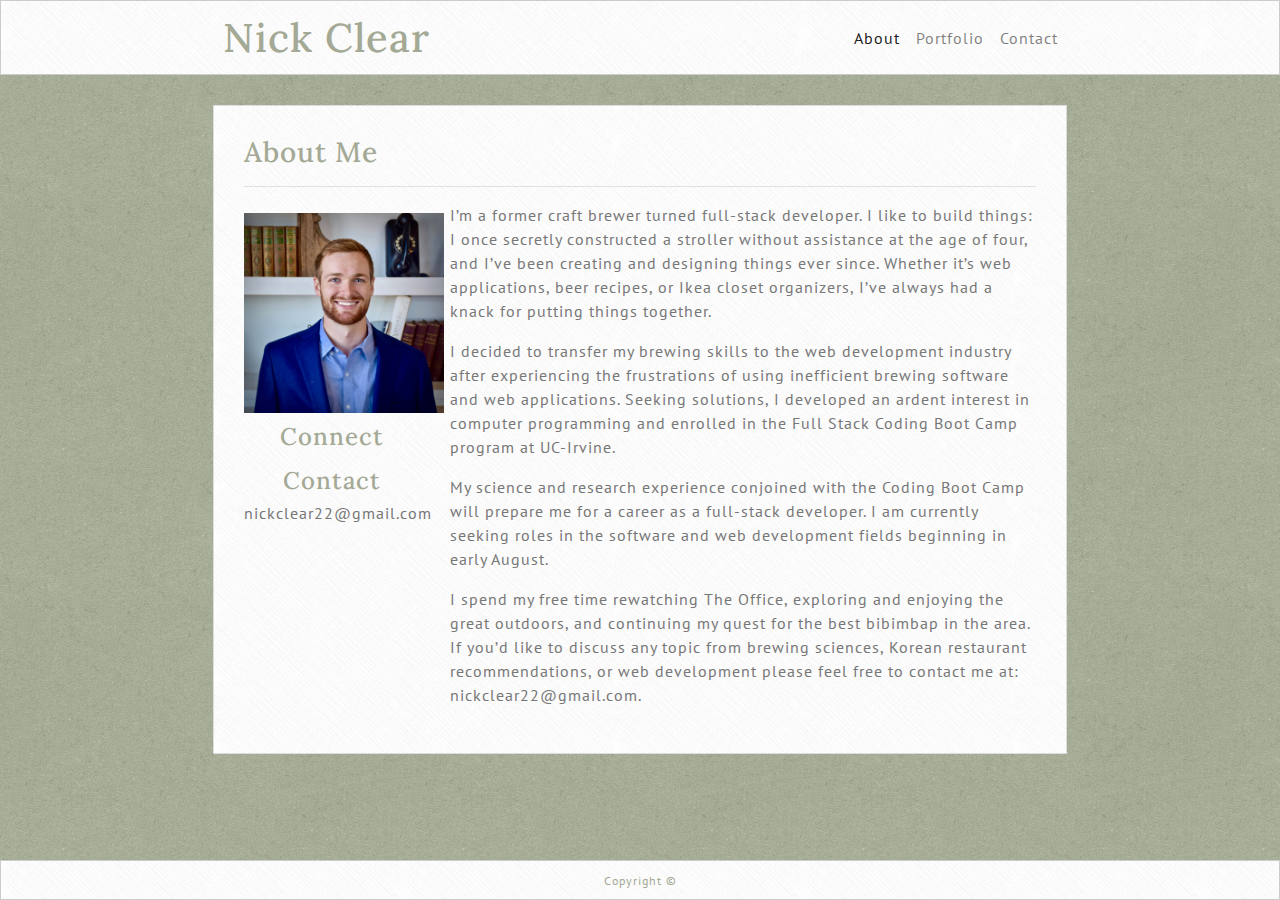
<file: index.html>
<!DOCTYPE html>
<html lang="en">
<head>
    <meta charset="UTF-8">
    <meta name="viewport" content="width=device-width, initial-scale=1.0">
    <meta http-equiv="X-UA-Compatible" content="ie=edge">
    <title>Nick Clear | Home</title>

    <link rel="stylesheet" href="assets/css/reset.css">
    <link rel="stylesheet" href="https://maxcdn.bootstrapcdn.com/bootstrap/4.0.0/css/bootstrap.min.css" integrity="sha384-Gn5384xqQ1aoWXA+058RXPxPg6fy4IWvTNh0E263XmFcJlSAwiGgFAW/dAiS6JXm" crossorigin="anonymous">
    <link rel="stylesheet" href="assets/css/style.css">
    <link href="https://fonts.googleapis.com/css?family=Lora|PT+Sans" rel="stylesheet">
    <link rel="stylesheet" href="https://use.fontawesome.com/releases/v5.0.12/css/all.css" integrity="sha384-G0fIWCsCzJIMAVNQPfjH08cyYaUtMwjJwqiRKxxE/rx96Uroj1BtIQ6MLJuheaO9" crossorigin="anonymous">
</head>
<body>
    <!-- NavBar -->
        <nav class="navbar navbar-expand-lg navbar-light bg-light">
            <a class="navbar-brand d-flex justify-content-start nav-logo" href="index.html"><h1>Nick Clear</h1></a>
            <button class="navbar-toggler" type="button" data-toggle="collapse" data-target="#navbarNavAltMarkup" aria-controls="navbarNavAltMarkup" aria-expanded="false" aria-label="Toggle navigation">
                <span class="navbar-toggler-icon"></span>
            </button>
            <div class="collapse navbar-collapse" id="navbarNavAltMarkup">
                <div class="navbar-nav d-flex justify-content-end nav-links">
                    <a class="nav-item nav-link active" href="index.html">About<span class="sr-only">(current)</span></a>
                    <a class="nav-item nav-link" href="portfolio.html">Portfolio</a>
                    <a class="nav-item nav-link" href="contact.html">Contact</a>
                </div>
            </div>
        </nav>

    <!-- Grid -->
        <div class="container">
            <div class="row 1">
                <div class="col-lg-12">
                    <h3>About Me</h3>
                    <hr>
                </div>
            </div>
            <div class="row 2">
                <div class="col-lg-3">
                    <div class="row">
                        <div class="col-lg-12">
                            <img class="headshot-img" src="assets/images/nick_clear_headshot_portfolio.jpg" alt="Nick Clear Headshot">
                        </div>
                    </div>
                    <div class="row">
                        <div class="col-lg-12 social-col">
                            <div class="row">
                                <div class="col-lg-12">
                                    <h4>Connect</h4>
                                </div>
                            </div>
                            <div class="row">
                                <div class="col-lg-4 social-icons">
                                    <a href="https://www.linkedin.com/in/nickclear/" target="_blank">
                                        <i class="fab fa-linkedin-in fa-3x"></i>
                                    </a>
                                </div>
                                <div class="col-lg-4">
                                    <a href="https://github.com/nmclear" target="_blank">
                                        <i class="fab fa-github fa-3x"></i>
                                    </a>
                                </div>
                                <div class="col-lg-4">
                                    <a href="http://www.twitter.com/NickClear" target="_blank">
                                        <i class="fab fa-twitter fa-3x"></i>
                                    </a>
                                </div>
                            </div>
                        </div>
                    </div>
                    <div class="row">
                        <div class="col-lg-12 email-icon">
                            <h4>Contact</h4>
                            <a href="mailto:nickclear22@gmail.com">
                                <div class="info-text">nickclear22@gmail.com</div>
                            </a>
                        </div>
                    </div>
                </div>
                <div class="col-lg-9">
                    <div class="row">
                        <div class="col-lg-12">
                            <p>I’m a former craft brewer turned full-stack developer. I like to build things: I once secretly constructed a stroller without assistance at the age of four, and I’ve been creating and designing things ever since. Whether it’s web applications, beer recipes, or Ikea closet organizers, I’ve always had a knack for putting things together.</p>
                            <p>I decided to transfer my brewing skills to the web development industry after experiencing the frustrations of using inefficient brewing software and web applications. Seeking solutions, I developed an ardent interest in computer programming and enrolled in the Full Stack Coding Boot Camp program at UC-Irvine.</p>
                            <p>My science and research experience conjoined with the Coding Boot Camp will prepare me for a career as a full-stack developer. I am currently seeking roles in the software and web development fields beginning in early August. </p>
                            <p>I spend my free time rewatching The Office, exploring and enjoying the great outdoors, and continuing my quest for the best bibimbap in the area. If you’d like to discuss any topic from brewing sciences, Korean restaurant recommendations, or web development please feel free to contact me at: nickclear22@gmail.com.</p>
                        </div>
                    </div>
                </div>
            </div>
        </div>

    <!-- Footer -->
        <footer class="fixed-bottom">
            <div class="footer">
                <p>Copyright &copy;</p>
            </div>
        </footer>

    
    <!-- JavaScript Files -->
        <script src="https://code.jquery.com/jquery-3.2.1.slim.min.js" integrity="sha384-KJ3o2DKtIkvYIK3UENzmM7KCkRr/rE9/Qpg6aAZGJwFDMVNA/GpGFF93hXpG5KkN" crossorigin="anonymous"></script>
        <script src="https://cdnjs.cloudflare.com/ajax/libs/popper.js/1.12.9/umd/popper.min.js" integrity="sha384-ApNbgh9B+Y1QKtv3Rn7W3mgPxhU9K/ScQsAP7hUibX39j7fakFPskvXusvfa0b4Q" crossorigin="anonymous"></script>
        <script src="https://maxcdn.bootstrapcdn.com/bootstrap/4.0.0/js/bootstrap.min.js" integrity="sha384-JZR6Spejh4U02d8jOt6vLEHfe/JQGiRRSQQxSfFWpi1MquVdAyjUar5+76PVCmYl" crossorigin="anonymous"></script>
</body>
</html>
</file>
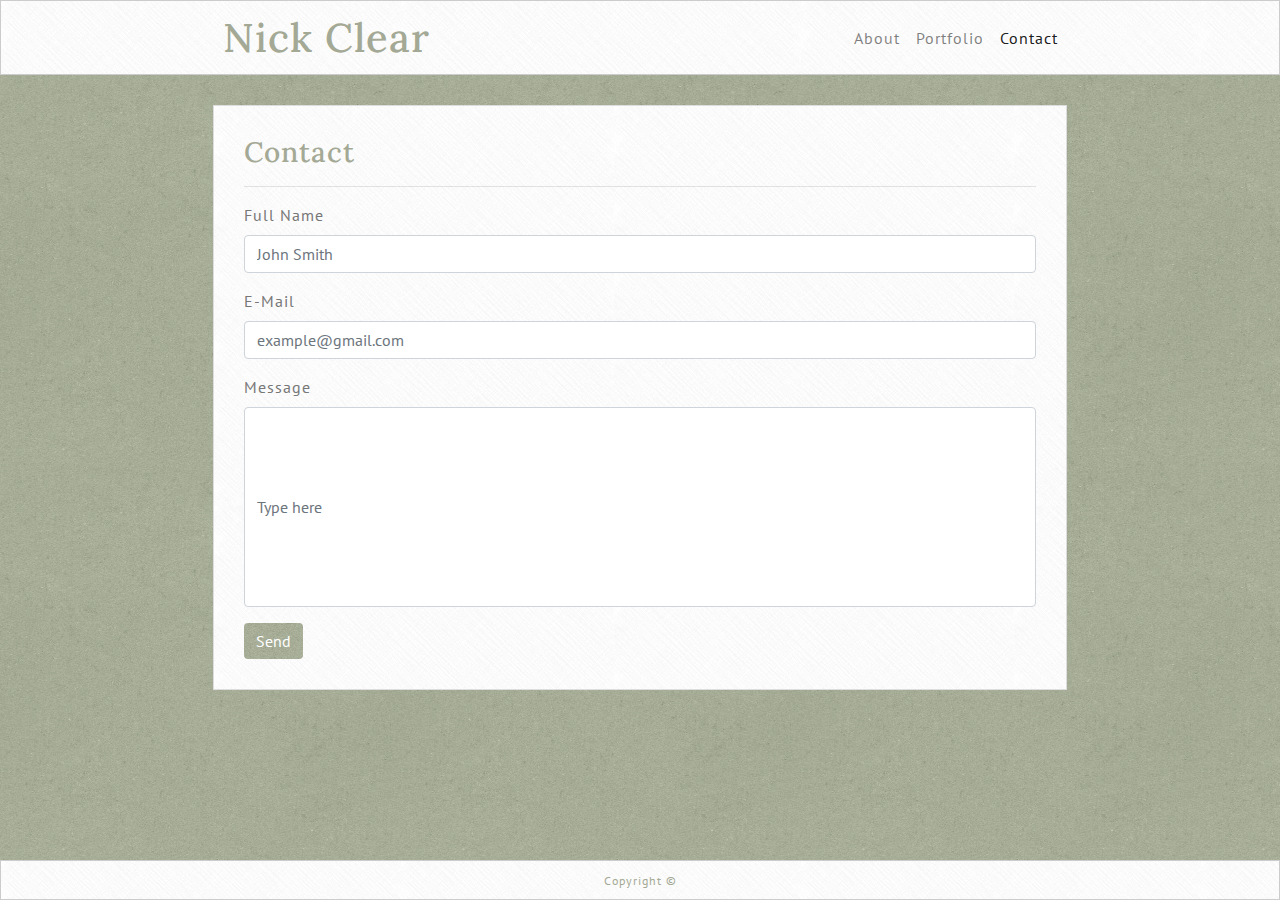
<file: contact.html>
<!DOCTYPE html>
<html lang="en">
<head>
    <meta charset="UTF-8">
    <meta name="viewport" content="width=device-width, initial-scale=1.0">
    <meta http-equiv="X-UA-Compatible" content="ie=edge">
    <title>Nick Clear | Contact</title>

    <link rel="stylesheet" href="assets/css/reset.css">
    <link rel="stylesheet" href="https://maxcdn.bootstrapcdn.com/bootstrap/4.0.0/css/bootstrap.min.css" integrity="sha384-Gn5384xqQ1aoWXA+058RXPxPg6fy4IWvTNh0E263XmFcJlSAwiGgFAW/dAiS6JXm" crossorigin="anonymous">
    <link rel="stylesheet" href="assets/css/style.css">
    <link href="https://fonts.googleapis.com/css?family=Lora|PT+Sans" rel="stylesheet">
    <link rel="stylesheet" href="https://use.fontawesome.com/releases/v5.0.12/css/all.css" integrity="sha384-G0fIWCsCzJIMAVNQPfjH08cyYaUtMwjJwqiRKxxE/rx96Uroj1BtIQ6MLJuheaO9" crossorigin="anonymous">
</head>
<body>
<!-- NavBar -->
    <nav class="navbar navbar-expand-lg navbar-light bg-light">
        <a class="navbar-brand d-flex justify-content-start nav-logo" href="index.html"><h1>Nick Clear</h1></a>
        <button class="navbar-toggler" type="button" data-toggle="collapse" data-target="#navbarNavAltMarkup" aria-controls="navbarNavAltMarkup" aria-expanded="false" aria-label="Toggle navigation">
            <span class="navbar-toggler-icon"></span>
        </button>
        <div class="collapse navbar-collapse" id="navbarNavAltMarkup">
            <div class="navbar-nav d-flex justify-content-end nav-links">
                <a class="nav-item nav-link" href="index.html">About<span class="sr-only">(current)</span></a>
                <a class="nav-item nav-link" href="portfolio.html">Portfolio</a>
                <a class="nav-item nav-link active" href="contact.html">Contact</a>
            </div>
        </div>
    </nav>

<!-- Grid -->
    <div class="container">
        <div class="row 1">
            <div class="col-lg-12">
                <h3>Contact</h3>
                <hr>
            </div>
        </div>
        <div class="row 2">
            <div class="col-lg-12">
                <form>
                     <div class="form-group">
                        <label for="formGroupExampleInput">Full Name</label>
                        <input type="text" class="form-control" id="contactFormName" placeholder="John Smith">
                    </div>
                    <div class="form-group">
                        <label for="formGroupExampleInput2">E-Mail</label>
                        <input type="text" class="form-control" id="contactFormEmail" placeholder="example@gmail.com">
                    </div>
                    <div class="form-group">
                        <label for="formGroupExampleInput2">Message</label>
                        <input type="text" class="form-control align-top" id="contactFormMessage" placeholder="Type here">
                        </div>
                    
                    <button type="submit" class="btn btn-info contact-btn">Send</button>
                </form>
            </div>
        </div>
    </div>



<!-- Footer -->
    <footer class="fixed-bottom">
        <div class="footer">
            <p>Copyright &copy;</p>
        </div>
    </footer>

    
<script src="https://code.jquery.com/jquery-3.2.1.slim.min.js" integrity="sha384-KJ3o2DKtIkvYIK3UENzmM7KCkRr/rE9/Qpg6aAZGJwFDMVNA/GpGFF93hXpG5KkN" crossorigin="anonymous"></script>
<script src="https://cdnjs.cloudflare.com/ajax/libs/popper.js/1.12.9/umd/popper.min.js" integrity="sha384-ApNbgh9B+Y1QKtv3Rn7W3mgPxhU9K/ScQsAP7hUibX39j7fakFPskvXusvfa0b4Q" crossorigin="anonymous"></script>
<script src="https://maxcdn.bootstrapcdn.com/bootstrap/4.0.0/js/bootstrap.min.js" integrity="sha384-JZR6Spejh4U02d8jOt6vLEHfe/JQGiRRSQQxSfFWpi1MquVdAyjUar5+76PVCmYl" crossorigin="anonymous"></script>
</body>
</html>
</file>
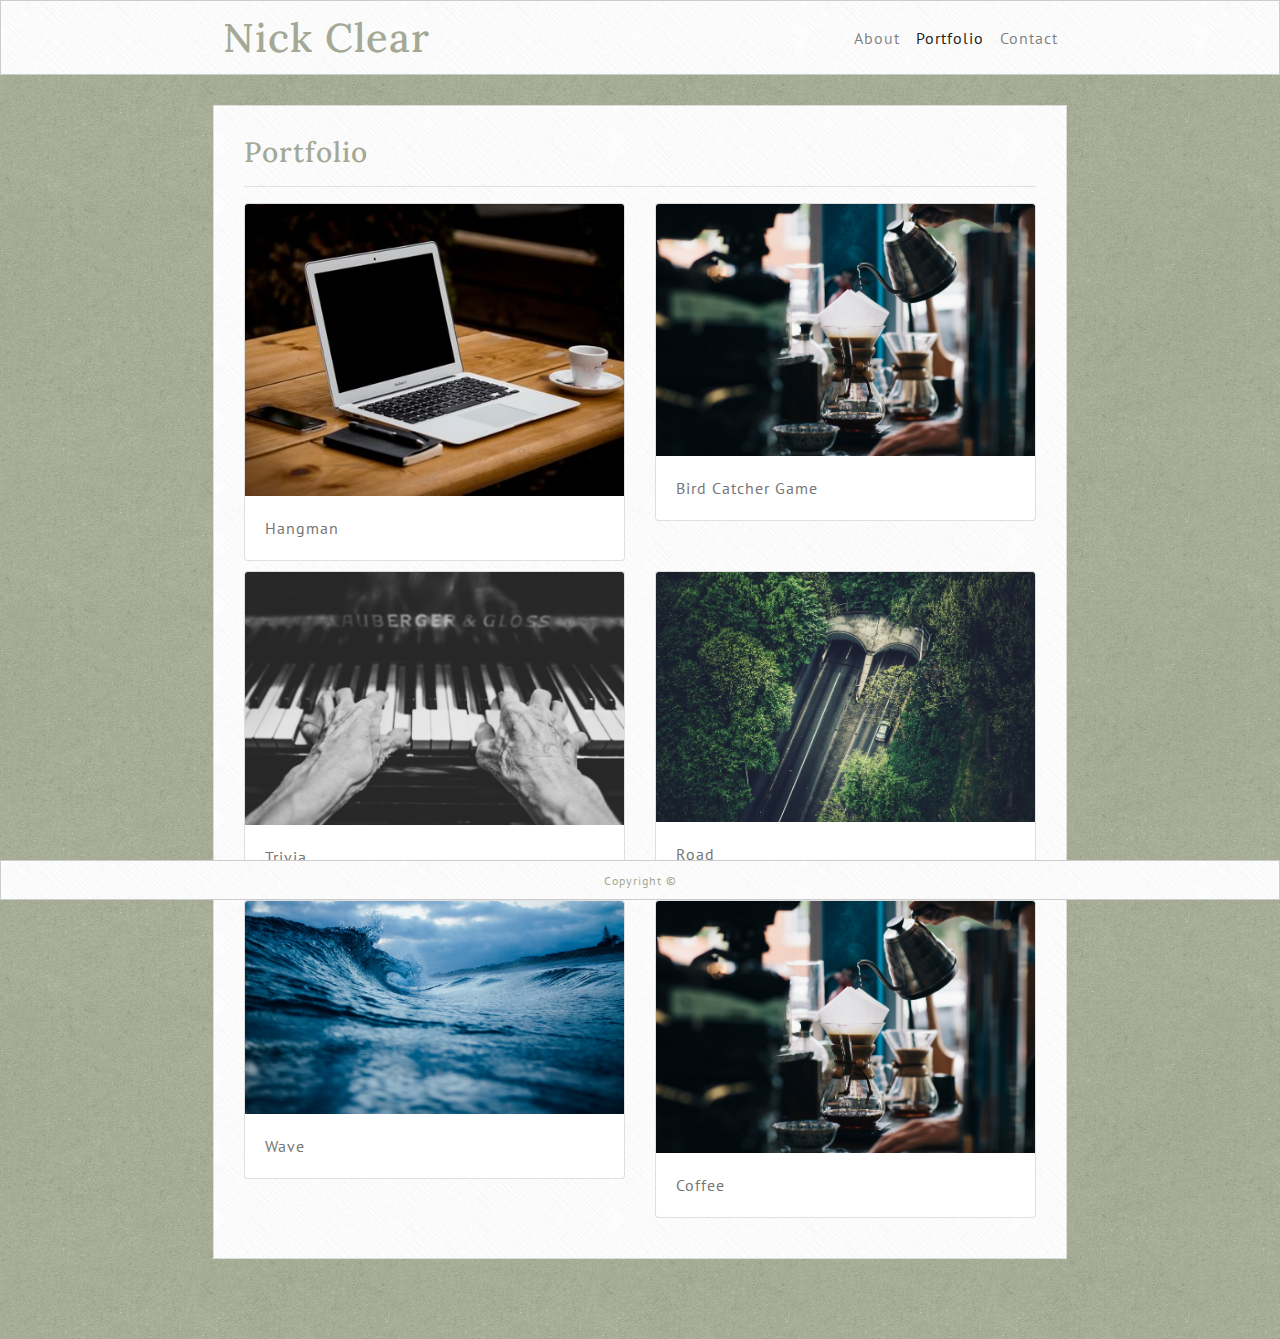
<file: portfolio.html>
<!DOCTYPE html>
<html lang="en">
<head>
    <meta charset="UTF-8">
    <meta name="viewport" content="width=device-width, initial-scale=1.0">
    <meta http-equiv="X-UA-Compatible" content="ie=edge">
    <title>Nick Clear | Portfolio</title>

    <link rel="stylesheet" href="assets/css/reset.css">
    <link rel="stylesheet" href="https://maxcdn.bootstrapcdn.com/bootstrap/4.0.0/css/bootstrap.min.css" integrity="sha384-Gn5384xqQ1aoWXA+058RXPxPg6fy4IWvTNh0E263XmFcJlSAwiGgFAW/dAiS6JXm" crossorigin="anonymous">
    <link rel="stylesheet" href="assets/css/style.css">
    <link href="https://fonts.googleapis.com/css?family=Lora|PT+Sans" rel="stylesheet">
    <link rel="stylesheet" href="https://use.fontawesome.com/releases/v5.0.12/css/all.css" integrity="sha384-G0fIWCsCzJIMAVNQPfjH08cyYaUtMwjJwqiRKxxE/rx96Uroj1BtIQ6MLJuheaO9" crossorigin="anonymous">
</head>
<body>
<!-- NavBar -->
    <nav class="navbar navbar-expand-lg navbar-light bg-light">
        <a class="navbar-brand d-flex justify-content-start nav-logo" href="index.html"><h1>Nick Clear</h1></a>
        <button class="navbar-toggler" type="button" data-toggle="collapse" data-target="#navbarNavAltMarkup" aria-controls="navbarNavAltMarkup" aria-expanded="false" aria-label="Toggle navigation">
            <span class="navbar-toggler-icon"></span>
        </button>
        <div class="collapse navbar-collapse" id="navbarNavAltMarkup">
            <div class="navbar-nav d-flex justify-content-end nav-links">
                <a class="nav-item nav-link" href="index.html">About<span class="sr-only">(current)</span></a>
                <a class="nav-item nav-link active" href="portfolio.html">Portfolio</a>
                <a class="nav-item nav-link" href="contact.html">Contact</a>
            </div>
        </div>
    </nav>
    
<!-- Grid -->
    <div class="container">
        <div class="row 1">
            <div class="col-lg-12">
                <h3>Portfolio</h3>
                <hr>
            </div>
        </div>
        <div class="row 2">
            <div class="col-lg-12">
                <div class="row 21">
                    <div class="col-lg-6 col-md-12">
                        <div class="card" style="width: 100%;">
                            <img class="card-img-top port-img" src="assets/images/Placeholder_Images/computer_open.jpeg" alt="Card image cap">
                                <div class="card-body">
                                    <a href="https://nmclear.github.io/homework_3_word_game/" target="_blank"><p class="card-text">Hangman</p></a>
                                </div>
                        </div>
                    </div>
                    <div class="col-lg-6 col-md-12">
                        <div class="card" style="width: 100%;">
                            <img class="card-img-top port-img" src="assets/images/Placeholder_Images/coffee_pourover.jpeg" alt="Card image cap">
                                <div class="card-body">
                                        <a href="https://nmclear.github.io/homework_4_game/" target="_blank"><p class="card-text">Bird Catcher Game</p></a>
                                </div>
                        </div>
                    </div>
                </div>

                <div class="row 22">
                    <div class="col-lg-6 col-md-12">
                        <div class="card" style="width: 100%;">
                            <img class="card-img-top port-img" src="assets/images/Placeholder_Images/piano_hands.jpeg" alt="Card image cap">
                                <div class="card-body">
                                    <a href="https://nmclear.github.io/homework_5_trivia/" target="_blank"></a>
                                    <p class="card-text">Trivia</p>
                                </div>
                        </div>
                    </div>
                    <div class="col-lg-6 col-md-12">
                        <div class="card" style="width: 100%;">
                            <img class="card-img-top port-img" src="assets/images/Placeholder_Images/road_tunnel.jpeg" alt="Card image cap">
                                <div class="card-body">
                                    <p class="card-text">Road</p>
                                </div>
                        </div>
                    </div>
                </div>
                <div class="row 23">
                    <div class="col-lg-6 col-md-12">
                        <div class="card" style="width: 100%;">
                            <img class="card-img-top port-img" src="assets/images/Placeholder_Images/wave_dark.jpeg" alt="Card image cap">
                                <div class="card-body">
                                    <p class="card-text">Wave</p>
                                </div>
                        </div>
                    </div>
                    <div class="col-lg-6 col-md-12">
                        <div class="card" style="width: 100%;">
                            <img class="card-img-top port-img" src="assets/images/Placeholder_Images/coffee_pourover.jpeg" alt="Card image cap">
                                <div class="card-body">
                                    <p class="card-text">Coffee</p>
                                </div>
                        </div>
                    </div>
                </div>
            </div>
        </div>
    </div>




<!-- Footer -->
    <footer class="fixed-bottom">
        <div class="footer">
            <p>Copyright &copy;</p>
        </div>
    </footer>
    
<script src="https://code.jquery.com/jquery-3.2.1.slim.min.js" integrity="sha384-KJ3o2DKtIkvYIK3UENzmM7KCkRr/rE9/Qpg6aAZGJwFDMVNA/GpGFF93hXpG5KkN" crossorigin="anonymous"></script>
<script src="https://cdnjs.cloudflare.com/ajax/libs/popper.js/1.12.9/umd/popper.min.js" integrity="sha384-ApNbgh9B+Y1QKtv3Rn7W3mgPxhU9K/ScQsAP7hUibX39j7fakFPskvXusvfa0b4Q" crossorigin="anonymous"></script>
<script src="https://maxcdn.bootstrapcdn.com/bootstrap/4.0.0/js/bootstrap.min.js" integrity="sha384-JZR6Spejh4U02d8jOt6vLEHfe/JQGiRRSQQxSfFWpi1MquVdAyjUar5+76PVCmYl" crossorigin="anonymous"></script>
</body>
</html>
</file>
<file: assets/css/style.css>
* {
    box-sizing: border-box;
}

body {
    background-image: url(../images/green_cup/green_cup.png);
    font-family: 'PT Sans', sans-serif;
    color: #777777;
    letter-spacing: 1px;
    line-height: 150%;
    font-size: 16px;
}

nav {
    background-image: url(../images/crossword/crossword.png);
    border: solid 1px #cccccc;
    height: 75px;
}

.nav-logo {
    width: 225px;
    height: 75px;
    text-align: center;
    margin: 0;
    padding: 0;
}

h1 {
    text-align: center;
    margin: 0;
    width: 100%;
    height: 75px;
    line-height: 75px;
}

.navbar {
    padding-left: 16.666666666667%;
    padding-right: 16.666666666667%;
}

.nav-links {
    width: 100%;
}

.container {
    background-image: url(../images/crossword/crossword.png);
    margin-top: 30px;
    margin-bottom: 80px;
    width: 66.6666667%;
    padding: 30px;
    border: solid 1px #dddddd;
}

.headshot-img {
    height: 200px;
    width: 200px;
    margin-top: 10px;
    margin-right: 20px;
}

h1,
h3,
h4 {
    font-family: 'Lora', serif;
    color: #a4a995;
}

h4 {
    margin-bottom: 5px;
    text-align: center;
}

.social-col {
    margin-top: 10px;
    margin-bottom: 10px;
}

.info-text {
    font-size: 16px;
    text-align: center;
    width: 100%;
}

a {
    color: inherit;
}

#contactFormMessage {
    height: 200px;
}

.contact-btn {
    background-image: url(../images/green_cup/green_cup.png);
    border: none;
}

.contact-btn:hover {
    opacity: 0.7;
}

footer {
    background-image: url(../images/crossword/crossword.png);
    border: solid 1px #cccccc;
    margin-top: 20px;
    height: 40px;
}

footer p {
    width: 100%;
    margin: 0;
    padding: 0;
    text-align: center;
    color: #a4a995;
    font-size: 12px;
    line-height: 40px;
}


.port-img {
    width: 100%;
    height: auto;
}

.card {
    margin-bottom: 10px;
}
</file>
